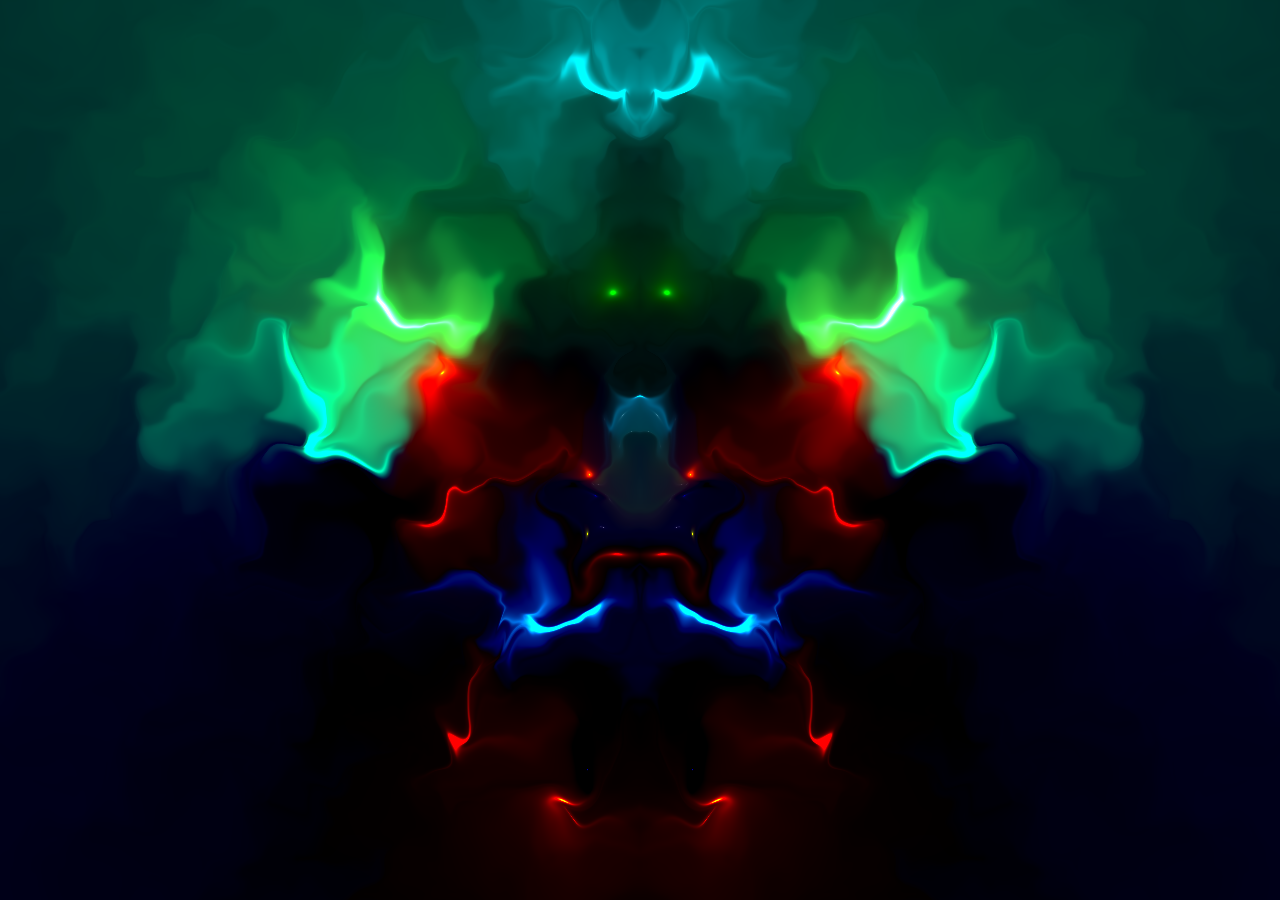
<file: Alien Effect/index.html>
<!DOCTYPE html>
<html lang="en">
   <head>
      <meta charset="UTF-8">
      <meta name="viewport" content="width=device-width, initial-scale=1.0">
      <title>Alien Effect</title>
      <link rel="stylesheet" href="style.css">
   </head>
   <body>
      <div id="alien-effect-container">
         <canvas id="glcanvas"></canvas>
         <script id="vertex-shader" type="x-shader/x-vertex">
            attribute vec2 a_position;
            void main() {
              gl_Position = vec4(a_position, 0.0, 1.0);
            }
         </script>
         <script id="fragment-shader" type="x-shader/x-fragment">
            #ifdef GL_ES
            precision mediump float;
            #endif
            
            uniform vec2 u_resolution;
            uniform vec2 u_mouse;
            uniform float u_time;
            
            vec3 palette2(float t, float factor) {
                vec3 a = vec3(0.5) + 0.3 * sin(vec3(0.1, 0.3, 0.5) * factor);
                vec3 b = vec3(0.5) + 0.3 * cos(vec3(0.2, 0.4, 0.6) * factor);
                vec3 c = vec3(1.0) + 0.5 * sin(vec3(0.3, 0.7, 0.9) * factor);
                vec3 d = vec3(0.25, 0.4, 0.55) + 0.2 * cos(vec3(0.5, 0.6, 0.7) * factor);
                return a + b * cos(6.28318 * (c * t + d));
            }
            float hash(vec2 p) {
                return fract(sin(dot(p, vec2(127.1, 311.7))) * 43758.5453123);
            }
            
            float noise(vec2 p) {
                vec2 i = floor(p);
                vec2 f = fract(p);
                vec2 u = f * f * (3.0 - 2.0 * f);
                
                return mix(mix(hash(i + vec2(0.0, 0.0)), hash(i + vec2(1.0, 0.0)), u.x),
                           mix(hash(i + vec2(0.0, 1.0)), hash(i + vec2(1.0, 1.0)), u.x),
                           u.y);
            }
            
            void main() {
                vec2 st = gl_FragCoord.xy/u_resolution.xy;
                st.x *= u_resolution.x/u_resolution.y;
                vec3 color = vec3(0.0);
                vec2 uv = (gl_FragCoord.xy * 2.0 - u_resolution.xy) / u_resolution.y;
                uv.x = abs(uv.x);
                //float breath = 1.0 + 2.0 * sin(u_time * 0.15) * smoothstep(0.2, 1.5, length(uv));
                //uv *= breath;
                uv *= 20.0;
            
            for (int i = 0; i < 30; i++) {
                float t = u_time * 0.01 - float(i);
                uv *= mat2(cos(t), sin(t), -sin(t), cos(t));
                uv += noise(sin(uv) * 0.6);
                uv += noise(-cos(uv) * 0.6);
            
                color += 0.002 / length(uv + sin(t));
                
                float intensity = 0.1 / length(uv - (10.3) * sin(t)) * (length(uv) * sin(float(i) + u_time));
                
            
            	color += palette2(float(i) / u_time, u_time * 0.5) * intensity;
            }
            
            gl_FragColor = vec4(color, 1.0);
            }
            
         </script>
      </div>
      <script src="script.js"></script>
   </body>
</html>
</file>
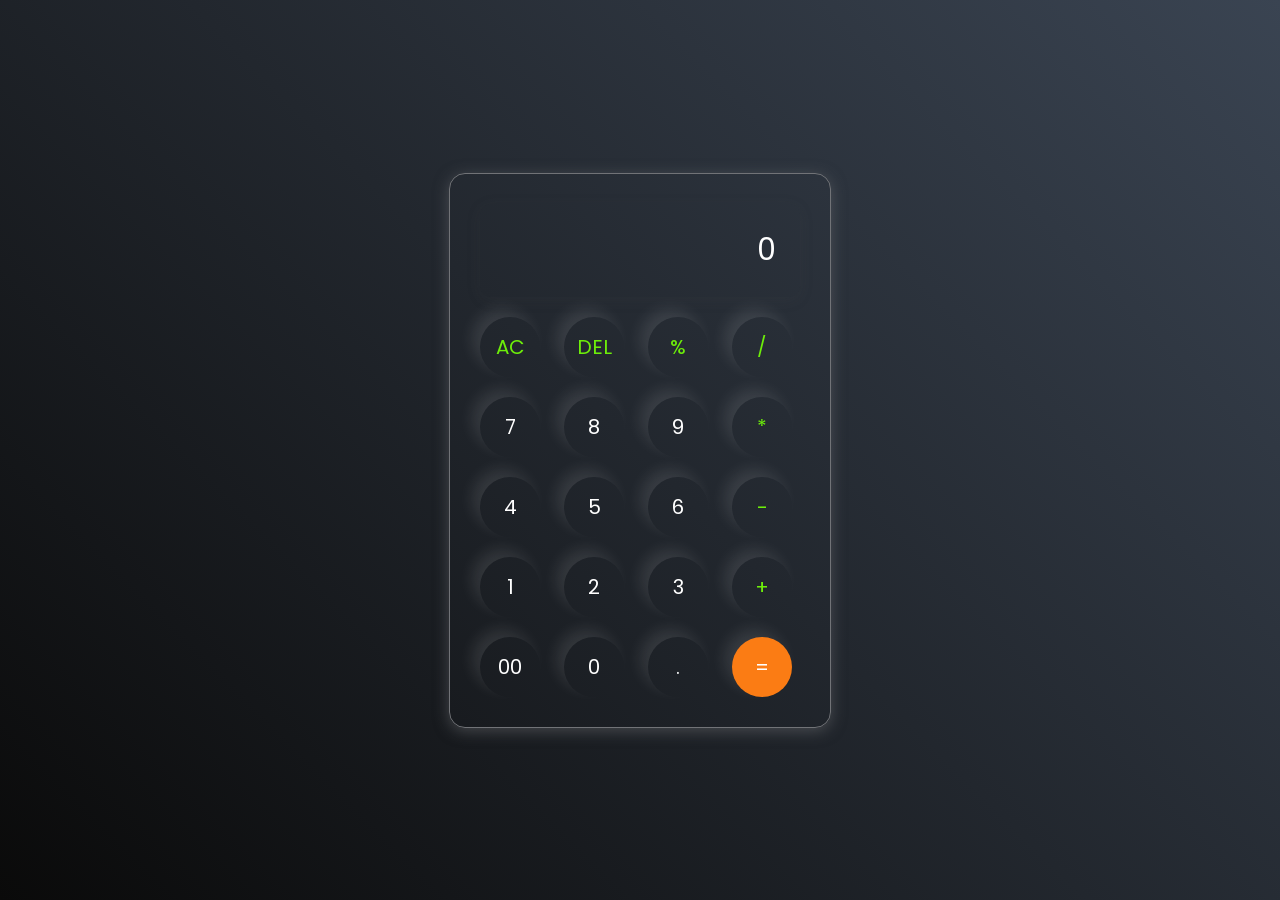
<file: Calculator/index.html>
<!DOCTYPE html>
<html lang="en">
  <head>
    <meta charset="UTF-8" />
    <meta name="viewport" content="width=device-width, initial-scale=1.0" />
    <title>Calculator</title>
    <link rel="stylesheet" href="style.css" />
  </head>
  <body>
    <div class="calculator">
      <input type="text" placeholder="0" id = "inputBox"/>
      <div>
        <button class = "op">AC</button>
        <button class = "op">DEL</button>
        <button class = "op">%</button>
        <button class = "op">/</button>
      </div>
      <div>
        <button>7</button>
        <button>8</button>
        <button>9</button>
        <button class = "op">*</button>
      </div>
      <div>
        <button>4</button>
        <button>5</button>
        <button>6</button>
        <button class = "op">-</button>
      </div>
      <div>
        <button>1</button>
        <button>2</button>
        <button>3</button>
        <button class = "op">+</button>
      </div>
      <div>
        <button>00</button>
        <button>0</button>
        <button>.</button>
        <button class="equalBtn">=</button>
      </div>
    </div>
    <script src="script.js"></script>
  </body>
</html>
</file>
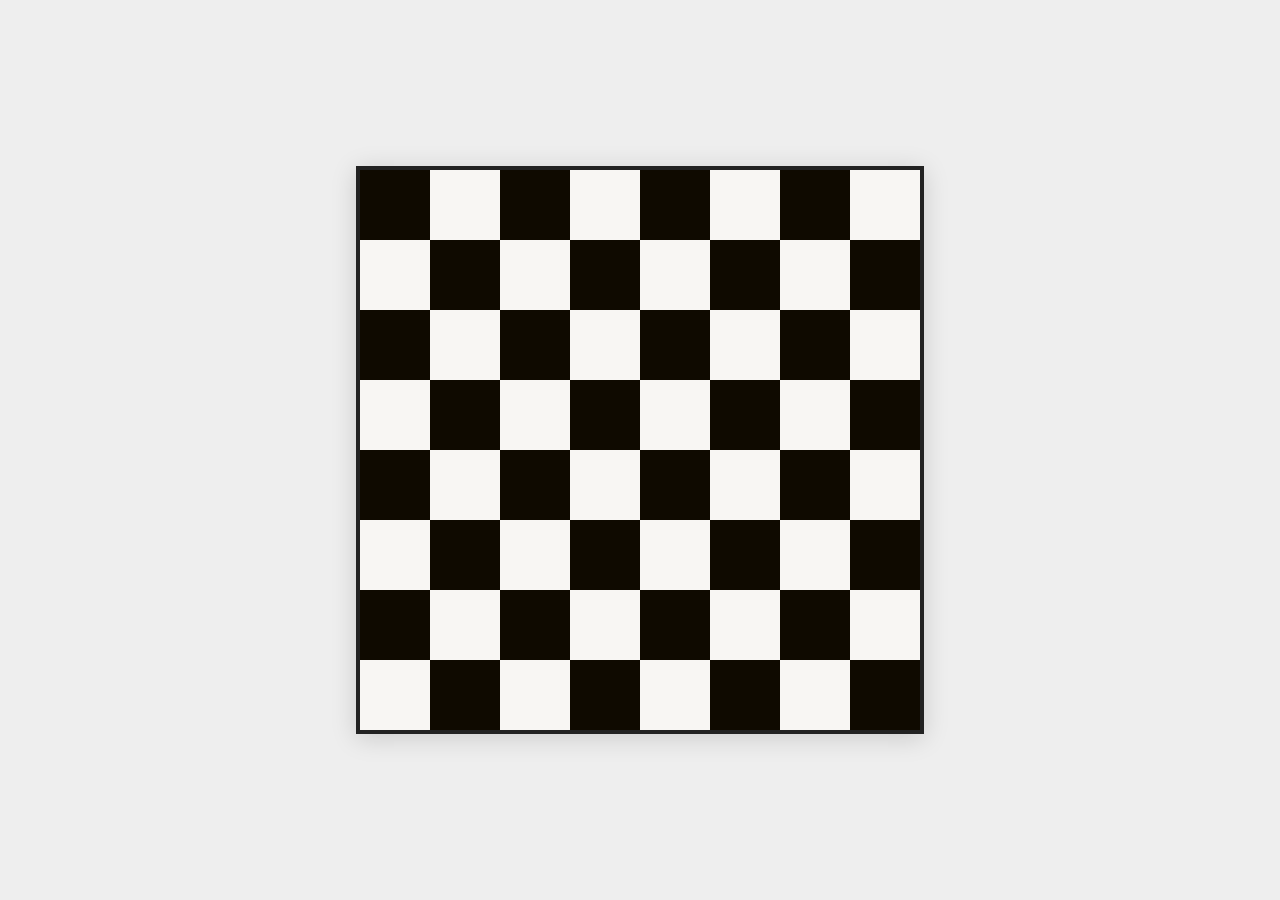
<file: ChessBoard/index.html>
<!DOCTYPE html>
<html lang="en">
<head>
    <meta charset="UTF-8">
    <meta name="viewport" content="width=device-width, initial-scale=1.0">
    <title>Chess Board</title>
    <link rel="stylesheet" href="style.css">
</head>
<body>
    <div class="chessboard">
        <div class="row">
            <div class="box white"></div>
            <div class="box black"></div>
            <div class="box white"></div>
            <div class="box black"></div>
            <div class="box white"></div>
            <div class="box black"></div>
            <div class="box white"></div>
            <div class="box black"></div>
        </div>
        <div class="row">
            <div class="box black"></div>
            <div class="box white"></div>
            <div class="box black"></div>
            <div class="box white"></div>
            <div class="box black"></div>
            <div class="box white"></div>
            <div class="box black"></div>
            <div class="box white"></div>
        </div>
        <div class="row">
            <div class="box white"></div>
            <div class="box black"></div>
            <div class="box white"></div>
            <div class="box black"></div>
            <div class="box white"></div>
            <div class="box black"></div>
            <div class="box white"></div>
            <div class="box black"></div>
        </div>
        <div class="row">
            <div class="box black"></div>
            <div class="box white"></div>
            <div class="box black"></div>
            <div class="box white"></div>
            <div class="box black"></div>
            <div class="box white"></div>
            <div class="box black"></div>
            <div class="box white"></div>
        </div>
        <div class="row">
            <div class="box white"></div>
            <div class="box black"></div>
            <div class="box white"></div>
            <div class="box black"></div>
            <div class="box white"></div>
            <div class="box black"></div>
            <div class="box white"></div>
            <div class="box black"></div>
        </div>
        <div class="row">
            <div class="box black"></div>
            <div class="box white"></div>
            <div class="box black"></div>
            <div class="box white"></div>
            <div class="box black"></div>
            <div class="box white"></div>
            <div class="box black"></div>
            <div class="box white"></div>
        </div>
        <div class="row">
            <div class="box white"></div>
            <div class="box black"></div>
            <div class="box white"></div>
            <div class="box black"></div>
            <div class="box white"></div>
            <div class="box black"></div>
            <div class="box white"></div>
            <div class="box black"></div>
        </div>
        <div class="row">
            <div class="box black"></div>
            <div class="box white"></div>
            <div class="box black"></div>
            <div class="box white"></div>
            <div class="box black"></div>
            <div class="box white"></div>
            <div class="box black"></div>
            <div class="box white"></div>
        </div>
    </div>
</body>
</html>
</file>
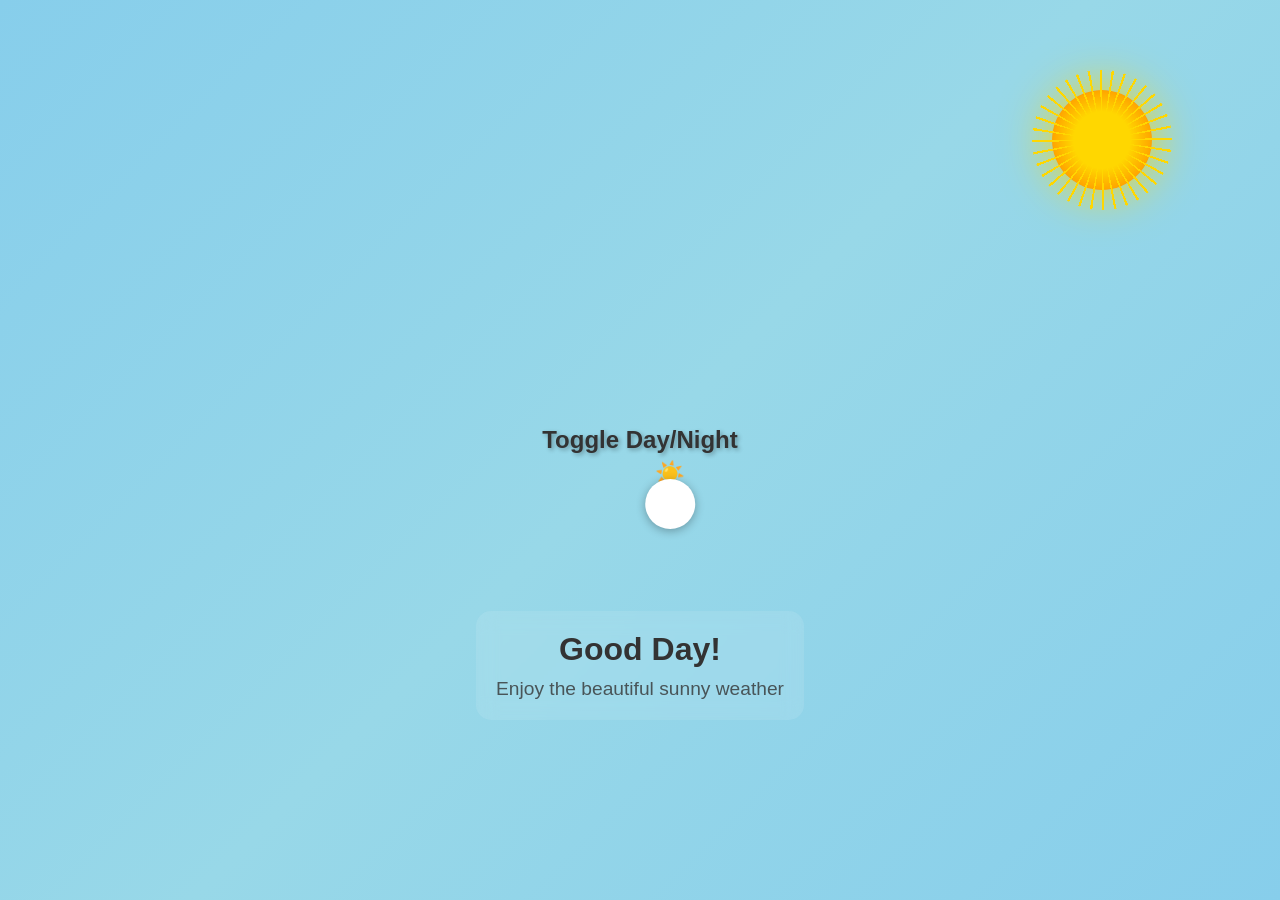
<file: Toggle Button/index.html>
<!DOCTYPE html>
<html lang="en">
<head>
    <meta charset="UTF-8">
    <meta name="viewport" content="width=device-width, initial-scale=1.0">
    <title>Day/Night Toggle</title>
    <style>
        * {
            margin: 0;
            padding: 0;
            box-sizing: border-box;
        }

        body {
            font-family: 'Arial', sans-serif;
            height: 100vh;
            overflow: hidden;
            transition: all 1s ease;
            background: linear-gradient(135deg, #87CEEB 0%, #98D8E8 50%, #87CEEB 100%);
            position: relative;
        }

        /* Day Theme (Default) */
        body.day {
            background: linear-gradient(135deg, #87CEEB 0%, #98D8E8 50%, #87CEEB 100%);
            color: #333;
        }

        /* Night Theme */
        body.night {
            background: linear-gradient(135deg, #0c0c0c 0%, #1a1a2e 50%, #16213e 100%);
            color: #fff;
        }

        /* Sun */
        .sun {
            position: absolute;
            top: 10%;
            right: 10%;
            width: 100px;
            height: 100px;
            background: radial-gradient(circle, #FFD700 40%, #FFA500 70%);
            border-radius: 50%;
            box-shadow: 0 0 50px #FFD700;
            opacity: 1;
            transition: all 1s ease;
            animation: sunGlow 3s infinite alternate;
        }

        @keyframes sunGlow {
            0% { box-shadow: 0 0 50px #FFD700; }
            100% { box-shadow: 0 0 80px #FFD700, 0 0 120px #FFA500; }
        }

        .sun::before {
            content: '';
            position: absolute;
            top: -20px;
            left: -20px;
            right: -20px;
            bottom: -20px;
            background: repeating-conic-gradient(
                from 0deg,
                transparent 0deg 8deg,
                #FFD700 8deg 10deg
            );
            border-radius: 50%;
            animation: sunRotate 20s linear infinite;
        }

        @keyframes sunRotate {
            0% { transform: rotate(0deg); }
            100% { transform: rotate(360deg); }
        }

        /* Moon */
        .moon {
            position: absolute;
            top: 10%;
            right: 10%;
            width: 80px;
            height: 80px;
            background: linear-gradient(135deg, #E6E6FA 0%, #C0C0C0 100%);
            border-radius: 50%;
            box-shadow: 0 0 30px rgba(230, 230, 250, 0.5);
            opacity: 0;
            transition: all 1s ease;
        }

        .moon::before {
            content: '';
            position: absolute;
            top: 10px;
            left: 15px;
            width: 12px;
            height: 12px;
            background: #B0B0B0;
            border-radius: 50%;
            box-shadow: 
                20px 8px 0 -2px #B0B0B0,
                35px 15px 0 -4px #B0B0B0,
                10px 25px 0 -3px #B0B0B0;
        }

        /* Stars */
        .stars {
            position: absolute;
            width: 100%;
            height: 100%;
            opacity: 0;
            transition: opacity 1s ease;
        }

        .star {
            position: absolute;
            background: white;
            clip-path: polygon(50% 0%, 61% 35%, 98% 35%, 68% 57%, 79% 91%, 50% 70%, 21% 91%, 32% 57%, 2% 35%, 39% 35%);
            animation: twinkle 2s infinite alternate;
        }

        @keyframes twinkle {
            0% { opacity: 0.3; transform: scale(1); }
            100% { opacity: 1; transform: scale(1.2); }
        }

        .star:nth-child(1) { top: 20%; left: 10%; width: 8px; height: 8px; animation-delay: 0s; }
        .star:nth-child(2) { top: 15%; left: 80%; width: 6px; height: 6px; animation-delay: 0.5s; }
        .star:nth-child(3) { top: 30%; left: 20%; width: 4px; height: 4px; animation-delay: 1s; }
        .star:nth-child(4) { top: 25%; left: 70%; width: 7px; height: 7px; animation-delay: 1.5s; }
        .star:nth-child(5) { top: 40%; left: 85%; width: 5px; height: 5px; animation-delay: 2s; }
        .star:nth-child(6) { top: 50%; left: 15%; width: 6px; height: 6px; animation-delay: 0.3s; }
        .star:nth-child(7) { top: 60%; left: 75%; width: 4px; height: 4px; animation-delay: 0.8s; }
        .star:nth-child(8) { top: 70%; left: 30%; width: 8px; height: 8px; animation-delay: 1.3s; }

        /* Clouds */
        .clouds {
            position: absolute;
            width: 100%;
            height: 100%;
            opacity: 1;
            transition: opacity 1s ease;
        }

        .cloud {
            position: absolute;
            background: rgba(255, 255, 255, 0.8);
            border-radius: 50px;
            animation: float 20s infinite linear;
        }

        .cloud::before,
        .cloud::after {
            content: '';
            position: absolute;
            background: rgba(255, 255, 255, 0.8);
            border-radius: 50px;
        }

        .cloud1 {
            width: 80px;
            height: 40px;
            top: 20%;
            left: -100px;
        }

        .cloud1::before {
            width: 50px;
            height: 50px;
            top: -25px;
            left: 10px;
        }

        .cloud1::after {
            width: 60px;
            height: 40px;
            top: -15px;
            right: 10px;
        }

        .cloud2 {
            width: 60px;
            height: 30px;
            top: 40%;
            left: -80px;
            animation-delay: -10s;
        }

        .cloud2::before {
            width: 40px;
            height: 40px;
            top: -20px;
            left: 5px;
        }

        .cloud2::after {
            width: 50px;
            height: 30px;
            top: -10px;
            right: 5px;
        }

        @keyframes float {
            0% { transform: translateX(0); }
            100% { transform: translateX(calc(100vw + 200px)); }
        }

        /* Toggle Switch */
        .toggle-container {
            position: absolute;
            top: 50%;
            left: 50%;
            transform: translate(-50%, -50%);
            text-align: center;
        }

        .toggle-switch {
            position: relative;
            width: 120px;
            height: 60px;
            background: #ddd;
            border-radius: 60px;
            cursor: pointer;
            transition: all 0.5s ease;
            box-shadow: inset 0 2px 15px rgba(0,0,0,0.2);
        }

        .toggle-switch::before {
            content: '☀️';
            position: absolute;
            top: 50%;
            left: 15px;
            transform: translateY(-50%);
            font-size: 24px;
            transition: all 0.5s ease;
        }

        .toggle-switch::after {
            content: '';
            position: absolute;
            top: 5px;
            left: 5px;
            width: 50px;
            height: 50px;
            background: white;
            border-radius: 50%;
            transition: all 0.5s ease;
            box-shadow: 0 2px 10px rgba(0,0,0,0.3);
        }

        .toggle-checkbox {
            display: none;
        }

        .toggle-checkbox:checked + .toggle-switch {
            background: #2c3e50;
        }

        .toggle-checkbox:checked + .toggle-switch::before {
            content: '🌙';
            left: 75px;
        }

        .toggle-checkbox:checked + .toggle-switch::after {
            transform: translateX(60px);
            background: #34495e;
        }

        /* Night mode styles */
        body.night .sun {
            opacity: 0;
            transform: translateY(20px);
        }

        body.night .moon {
            opacity: 1;
            animation: moonGlow 4s infinite alternate;
        }

        @keyframes moonGlow {
            0% { box-shadow: 0 0 30px rgba(230, 230, 250, 0.5); }
            100% { box-shadow: 0 0 50px rgba(230, 230, 250, 0.8); }
        }

        body.night .stars {
            opacity: 1;
        }

        body.night .clouds {
            opacity: 0.3;
        }

        body.night .cloud {
            background: rgba(100, 100, 100, 0.3);
        }

        body.night .cloud::before,
        body.night .cloud::after {
            background: rgba(100, 100, 100, 0.3);
        }

        .toggle-label {
            display: block;
            margin-bottom: 20px;
            font-size: 24px;
            font-weight: bold;
            text-shadow: 2px 2px 4px rgba(0,0,0,0.3);
        }

        /* Content */
        .content {
            position: absolute;
            bottom: 20%;
            left: 50%;
            transform: translateX(-50%);
            text-align: center;
            padding: 20px;
            background: rgba(255,255,255,0.1);
            backdrop-filter: blur(10px);
            border-radius: 15px;
            transition: all 1s ease;
        }

        body.night .content {
            background: rgba(0,0,0,0.3);
        }

        .content h2 {
            font-size: 2rem;
            margin-bottom: 10px;
        }

        .content p {
            font-size: 1.2rem;
            opacity: 0.8;
        }
    </style>
</head>
<body class="day">
    <!-- Sun -->
    <div class="sun"></div>
    
    <!-- Moon -->
    <div class="moon"></div>
    
    <!-- Stars -->
    <div class="stars">
        <div class="star"></div>
        <div class="star"></div>
        <div class="star"></div>
        <div class="star"></div>
        <div class="star"></div>
        <div class="star"></div>
        <div class="star"></div>
        <div class="star"></div>
    </div>
    
    <!-- Clouds -->
    <div class="clouds">
        <div class="cloud cloud1"></div>
        <div class="cloud cloud2"></div>
    </div>
    
    <!-- Toggle Switch -->
    <div class="toggle-container">
        <span class="toggle-label">Toggle Day/Night</span>
        <input type="checkbox" id="themeToggle" class="toggle-checkbox">
        <label for="themeToggle" class="toggle-switch"></label>
    </div>
    
    <!-- Content -->
    <div class="content">
        <h2 id="greeting">Good Day!</h2>
        <p id="description">Enjoy the beautiful sunny weather</p>
    </div>

    <script>
        const toggle = document.getElementById('themeToggle');
        const body = document.body;
        const greeting = document.getElementById('greeting');
        const description = document.getElementById('description');

        toggle.addEventListener('change', function() {
            if (this.checked) {
                // Night mode
                body.className = 'night';
                greeting.textContent = 'Good Night!';
                description.textContent = 'Look at the beautiful stars and moon';
            } else {
                // Day mode
                body.className = 'day';
                greeting.textContent = 'Good Day!';
                description.textContent = 'Enjoy the beautiful sunny weather';
            }
        });
    </script>
</body>
</html>
</file>
<file: Alien Effect/style.css>
body {
  height: 100vh;
  margin: 0;
}
body,
html {
  overflow: hidden;
}
</file>
<file: Calculator/style.css>
@import url('https://fonts.googleapis.com/css2?family=Poppins:wght@500&display=swap');
*{
    margin : 0;
    padding: 0;
    box-sizing: border-box;
    font-family: 'Poppins', sans-serif;
}

body{
    height: 100vh;
    width: 100%;
    display: flex;
    justify-content: center;
    align-items: center;
    background: linear-gradient(45deg, #0a0a0a, #3a4452);
}

.calculator{
    border: 1px solid #717377;
    padding: 20px;
    border-radius: 16px;
    background-color: transparent;
    box-shadow: 0pc 3px 15px rgba(113, 115, 119, 0.5);
}
input{
    width: 320px;
    border: none;
    padding: 24px;
    margin: 10px;
    background-color: transparent;
    box-shadow: 0px 3px 15px rgba(84, 84, 84, 0.1);
    font-size: 30px;
    text-align: right;
    cursor: pointer;
    border-radius: 10px;
    color: #fff;
}
input::placeholder{
    color: #ffffff;
}

button{
    border: none;
    width: 60px;
    height: 60px;
    margin: 10px;
    border-radius: 50%;
    background: transparent;
    color: #ffffff;
    font-size: 20px;
    box-shadow: -8px -8px 15px rgba(255, 255, 255, 0.1);
    cursor: pointer;
}

.equalBtn{
    background-color: #fb7c14;
}
.op{
    color: #6dee0a;
}
</file>
<file: ChessBoard/style.css>
html,
body {
  height: 100vh;
  width: 100vw;
  background: #eee;
  margin: 0;
  padding: 0;
  display: flex;
  justify-content: center;
  align-items: center;
}

.chessboard {
  display: flex;
  flex-direction: column;
  width: 560px;
  height: 560px;
  border: 4px solid #222;
  box-shadow: 0 4px 24px rgba(0, 0, 0, 0.15);
}

.row {
  display: flex;
  flex: 1;
}

.box {
  flex: 1;
  display: flex;
  align-items: center;
  justify-content: center;
}

.white {
  background-color: #0f0a00;
}

.black {
  background-color: #f8f6f3;
}
</file>
